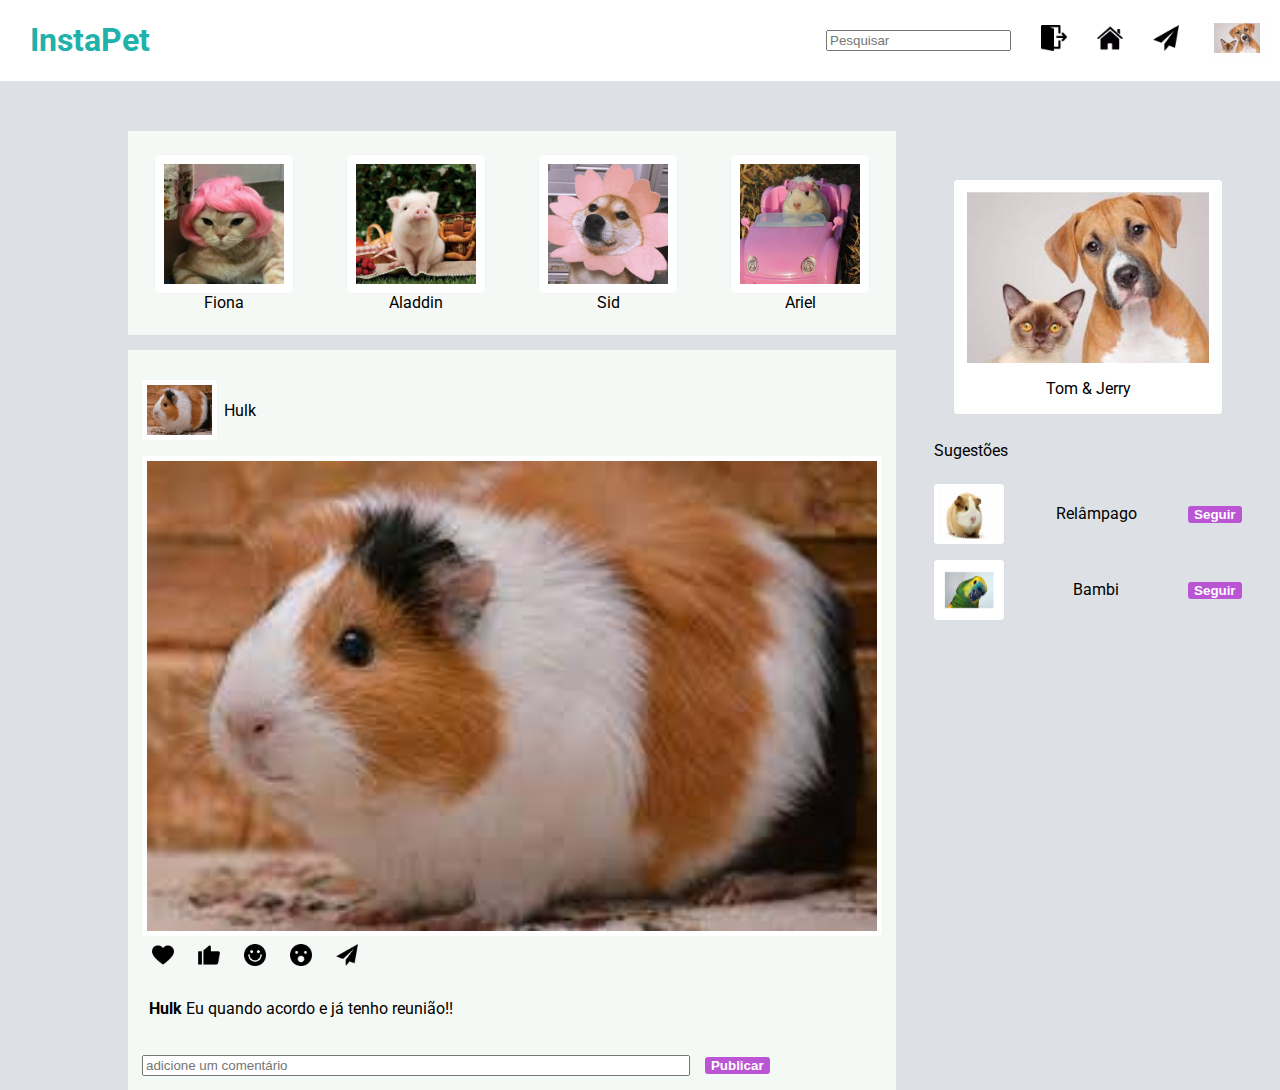
<file: index.html>
<!DOCTYPE html>
<html lang="en">
<head>
    <meta charset="UTF-8">
    <meta http-equiv="X-UA-Compatible" content="IE=edge">
    <meta name="viewport" content="width=device-width, initial-scale=1.0">
    <link rel="stylesheet" href="style/style.css">
    <title>Document</title>
</head>
<body>
    <header>
        <div>
            <h1>
            InstaPet
            </h1>
        </div>
        <div id="divnav">
            <input type="search" name="" id="" placeholder="Pesquisar">
            <a href="pet2/login.html"><img class="imgnavegacao" src="imagens/logout.png" alt=""></a>
            <a href="#"><img class="imgnavegacao" src="imagens/home.png" alt=""></a>
            <a href="#"><img class="imgnavegacao" src="imagens/send.png" alt=""></a>
            <a href="#"><img class="imgnavegacao2" src="imagens/perfil.jpg" alt=""></a>
        </div>
    </header>
    <main>
        <section id="sectionpublica">
            <div class="divd1">
                <p><img src="imagens/fiona.jpg" alt="">Fiona</p>
                <p><img src="imagens/aladdin.jpg" alt="">Aladdin</p>
                <p><img src="imagens/sid.jpg" alt="">Sid</p>
                <p><img src="imagens/ariel.jpg" alt="">Ariel</p>
            </div>
            <div class="divd2">
                <p class="divd2p1"><img src="imagens/hulk.jpg" alt="">Hulk</p>
                <div class="divid3"><img src="imagens/hulk.jpg" alt=></div>
                <div id="divinteracao">
                    <a href="#"><img src="imagens/coração.png" alt=""></a>
                    <a href="#"><img src="imagens/like.png" alt=""></a>
                    <a href="#"><img src="imagens/emoji2.png" alt=""></a>
                    <a href="#"><img src="imagens/emoji1.png" alt=""></a>
                    <a href="#"><img src="imagens/send.png" alt=""></a>
                </div>
                <p class="p1unico"><Strong>Hulk</Strong> Eu quando acordo e já tenho reunião!!</p>
                <div class="divid4">
                    <input class="inputn1" type="text" name="" id="" placeholder="adicione um comentário">
                    <a href="#"><input class="inputn2" type="button" value="Publicar"></a>
                </div>
            </div>
        </section>
        <section id="sectionn2">
            <div class="div1section2">
                <img class="imgperfil" src="imagens/perfil.jpg" alt="">
                <p>Tom & Jerry</p>
            </div>
            <p class="psection2">Sugestões</p>
            <div class="div2section2">
                <p><img src="imagens/relampago.jpg" alt="">Relâmpago<a href="#"><input class="inputnsection2" type="button" value="Seguir"></a></p>
                <p><img src="imagens/Bambi.jpg" alt="">Bambi<a href="#"><input class="inputnsection2" type="button" value="Seguir"></a></p>
            </div>
        </section>
    </main>
</body>
</html>
</file>
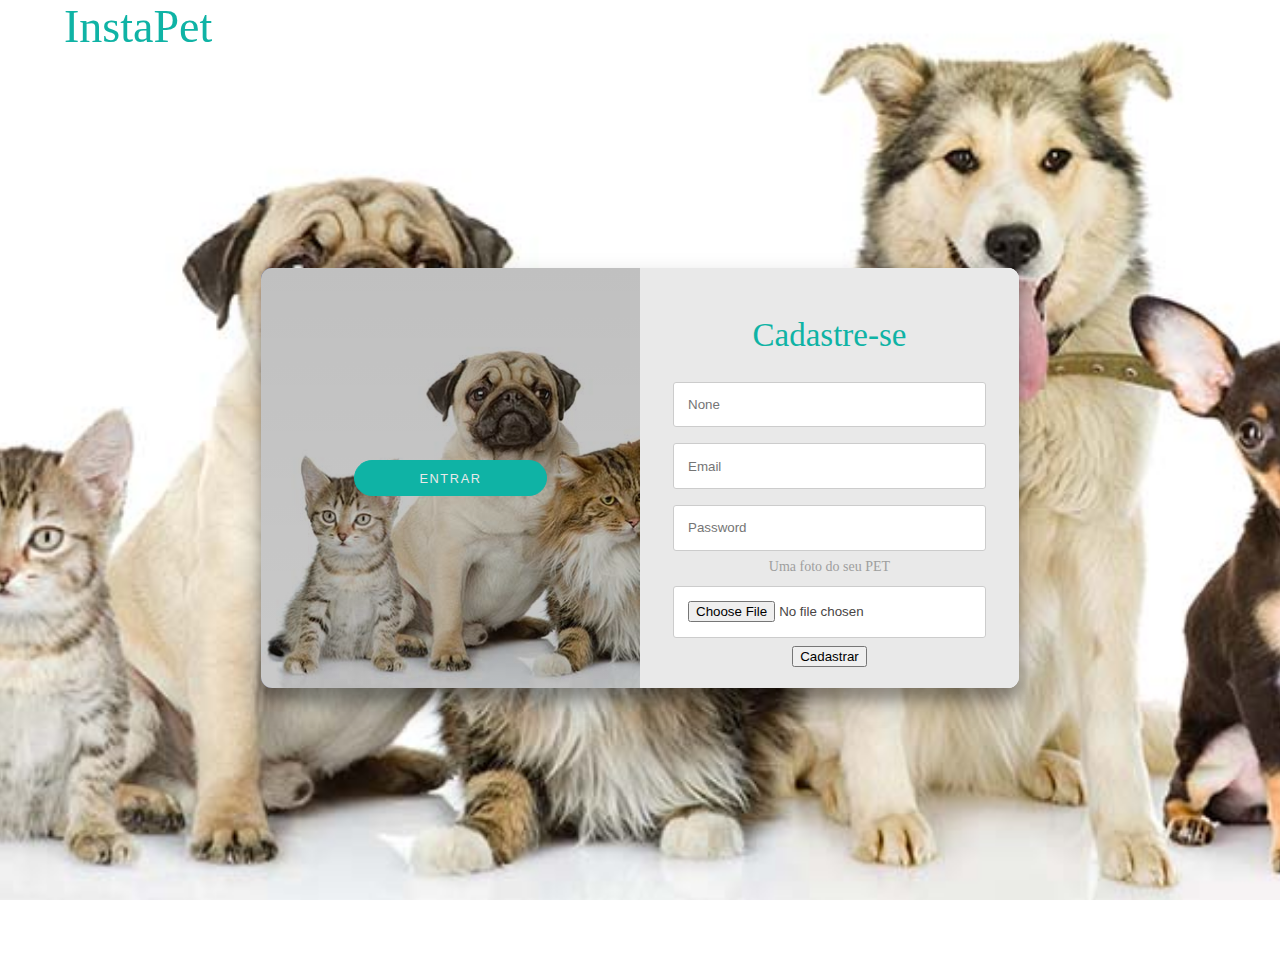
<file: pet2/login.html>
<!DOCTYPE html>
<html lang="pt-br">

<head>
  <meta charset="UTF-8">
  <meta http-equiv="X-UA-Compatible" content="ie=edge">
  <meta name="viewport" content="width=device-width,initial-scale=1.0">
  <link rel="shortcut icon" href="img/user.png">
  <title>InstaPet</title>
  <link rel="stylesheet" href="style.css">
</head>

<body>
  <header class="header">
      <div class="logo-text">InstaPet</div>
  </header>
  <div class="container right-panel-active">
    <!-- Cadastro -->
    <div class="container__form container--signup">
      <form action="#" class="form" id="form1">
        <h2 class="form__title">Cadastre-se</h2>
        <input type="text" placeholder="None" class="input" required/>
        <input type="email" placeholder="Email" class="input" required/>
        <input type="password" placeholder="Password" class="input" required>
        <span class="form__span">Uma foto do seu PET</span>
        <input type="file" placeholder="Foto do seu pet" class="input" required/>
        <input type="button" value="Cadastrar" onClick="Entrar()">
    </form>
    </div>

    <!-- Entrar -->
    <div class="container__form container--signin">
      <form action="#" class="form " id="form2">
        <h2 class="form__title">Bem vindo ao InstaPet</h2>
        <input type="email" placeholder="Email" class="input" required/>
        <input type="password" placeholder="Password" class="input" required/>
        <a href="../index.html" class="link">Esqueci a senha?</a>
        <form>
          <a href="../index.html">
              <input class="btn" type="button" value="Acessar">
          </a>
        </form>
      </form>
    </div>

    <!-- Overlay -->
    <div class="container__overlay">
      <div class="overlay">
        <div class="overlay__panel overlay--left">
          <button class="btn" id="signIn">Entrar</button>
        </div>
        <div class="overlay__panel overlay--right">
          <button class="btn" id="signUp">Cadastrar</button>
        </div>
      </div>
    </div>
  </div>
  <script src="script.js"></script>
</body>

</html>
</file>
<file: style/style.css>
@import url('https://fonts.googleapis.com/css2?family=Anaheim&family=Roboto&display=swap');
body{
    margin: 0;
    padding: 0;
    height: 100vh;
    font-family: 'Roboto', sans-serif;
    background-color: #dde1e5;
}

header{
    display: flex;
    justify-content: space-between;
    align-items: center;
    background: white;
}

header div h1{
    color: lightseagreen;
    padding-left: 30px;
}

#divnav{
    display: flex;
    align-items: center;
}

#divnav input{
    margin-right: 15px;
}

.imgnavegacao{
    width: 26px;
    height: 26px;
    margin: 0px 15px;
}

.imgnavegacao2{
    width: 46px;
    height: 30px;
    margin: 0px 15px;
    border-color: white;
    border-style: solid;
    border-width: thick;
    border-radius: 3px;
    box-shadow: 0px 0px 1px 0px rgb(0 0 0 / 15%);
}

main{
    background: #dde1e5;
    display: flex;
    width: 100%;
    padding-top: 50px;
    height: 100%;
}

#sectionpublica{
    width: 60%;
    margin-left: 10%;
}

.divd1{
    display: flex;
    justify-content: space-around;
    background: #f5f9f5;
    margin-bottom: 15px;
    width: 100%;
}

.divd1 p{
    display: flex;
    flex-direction: column;
    align-items: center;
    width: 25%;
    padding: 1%;
}

.divd1 p img{
    width: 68%;
    border-color: white;
    border-style: solid;
    border-width: 9px;
    border-radius: 3px;
    box-shadow: 0px 0px 1px 0px rgb(0 0 0 / 15%);
}

.divd2{
    background: #f5f9f5;
    padding: 14px;
}

.divd2p1{
    display: flex;
    align-items: center;
}

.divd2p1 img{
    width: 65px;
    height: 50px;
    margin-right: 7px;
    border-color: white;
    border-style: solid;
    border-width: thick;
    border-radius: 3px;
    box-shadow: 0px 0px 1px 0px rgb(0 0 0 / 15%);
}

.divid3{
    display: flex;
    justify-content: center;
}

.divid3 img{
    max-width: 100%;
    width: 1000px;
    border-color: white;
    border-style: solid;
    border-width: thick;
    border-radius: 3px;
    box-shadow: 0px 0px 1px 0px rgb(0 0 0 / 15%);
}

#divinteracao{
    margin-top: 8px;
}

#divinteracao img{
    width: 22px;
    height: 22px;
    margin: 0px 10px;
}

.imgperfil{
    width: 90%;
}

.div2section2 img{
    width: 60px;
    height: 50px;
    border-color: white;
    border-style: solid;
    border-width: thick;
    border-radius: 3px;
    box-shadow: 0px 0px 1px 0px rgb(0 0 0 / 15%);
}

.divid4{
    display: flex;
}

.inputn1{
    width: 73%;
    margin-right: 2%;
}

.p1unico{
    margin: 4% 0% 5% 1%;
}

.inputn2{
    background: mediumorchid;
    border: none;
    border-radius: 3px;
    font-weight: 700;
    color: white;
}

#sectionn2{
    width: 30%;
    padding-top: 30px;
}

.div1section2{
    display: flex;
    flex-direction: column;
    align-items: center;
    background: white;
    margin: 5% 15%;
    padding-top: 3%;
    border-radius: 3px;
    box-shadow: 0px 0px 1px 0px rgb(0 0 0 / 15%);
}

.psection2 {
    padding: 2% 0% 2% 10%;
}

.div2section2{
    width: 80%;
    margin-left: 10%;
}

.div2section2 p{
    display: flex;
    align-items: center;
    justify-content: space-between;
}

.inputnsection2{
    background: mediumorchid;
    border: none;
    border-radius: 3px;
    color: white;
    font-weight: 600;
}
</file>
<file: pet2/style.css>
:root {
    --white: #e9e9e9;
    --gray: #333;
    --blue: #0367a6;
    --lightblue: #008997;
    --button-radius: 0.7rem;
    --max-width: 758px;
    --max-height: 420px;

    font-size: 16px;
    font-family: -apple-system, BlinkMacSystemFont, "Segoe UI", Roboto, Oxygen,
        Ubuntu, Cantarell, "Open Sans", "Helvetica Neue", sans-serif;
}

body {
    padding: 20px;
    align-items: center;
    background-color: var(--white);
    background: url("img/background1.jpg");
    background-attachment: fixed;
    background-position: center;
    background-repeat: no-repeat;
    background-size: cover; 
    display: grid;
    height: 100vh;
    place-items: center;
}
.header {
    width: 90%;
    height: 10%;
    position: fixed;
    top: 0;
    z-index: 1;
}

.logo-text { 
    color: #0fb3a5;
    font-size: 46px;
    font-family: 'Berlin Sans FB';
   }

.form__title {
    font-weight: 300;
    margin-bottom: 1.25rem;
    font-size: 33px;
    font-family: 'Berlin Sans FB';
    color: #0fb3a5;
}

.form__span {
    font-weight: 100;
    margin-bottom: 0.20rem;
    font-size: 14px;
    font-family: 'Berlin Sans FB';
    color: #9e9e9e;
}

.link {
    color: var(--gray);
    font-size: 0.9rem;
    margin: 1.5rem 0;
    text-decoration: none;
}

.container {
    background-color: var(--white);
    border-radius: var(--button-radius);
    box-shadow: 0 0.9rem 1.7rem rgba(0, 0, 0, 0.25),
        0 0.7rem 0.7rem rgba(0, 0, 0, 0.22);
    height: var(--max-height);
    max-width: var(--max-width);
    overflow: hidden;
    position: relative;
    width: 100%;
}

.container__form {
    height: 100%;
    position: absolute;
    top: 0;
    transition: all 0.6s ease-in-out;
}

.container--signin {
    left: 0;
    width: 50%;
    z-index: 2;
}

.container.right-panel-active .container--signin {
    transform: translateX(100%);
}

.container--signup {
    left: 0;
    opacity: 0;
    width: 50%;
    z-index: 1;
}

.container.right-panel-active .container--signup {
    animation: show 0.6s;
    opacity: 1;
    transform: translateX(100%);
    z-index: 5;
}

.container__overlay {
    height: 100%;
    left: 50%;
    overflow: hidden;
    position: absolute;
    top: 0;
    transition: transform 0.6s ease-in-out;
    width: 50%;
    z-index: 100;
}

.container.right-panel-active .container__overlay {
    transform: translateX(-100%);
}

.overlay {
    background-color: rgb(2, 2, 54);
    background-image: linear-gradient(rgba(0, 0, 0, 0.247), rgba(0, 0, 0, 0.212)), url("img/background1.jpg");
    background-attachment: fixed;
    background-position: center;
    background-repeat: no-repeat;
    background-size: cover;
    height: 100%;
    left: -100%;
    position: relative;
    transform: translateX(0);
    transition: transform 0.6s ease-in-out;
    width: 200%;
}

.container.right-panel-active .overlay {
    transform: translateX(50%);
}

.overlay__panel {
    align-items: center;
    display: flex;
    flex-direction: column;
    height: 100%;
    justify-content: center;
    position: absolute;
    text-align: center;
    top: 0;
    transform: translateX(0);
    transition: transform 0.6s ease-in-out;
    width: 50%;
}

.overlay--left {
    transform: translateX(-20%);
}

.container.right-panel-active .overlay--left {
    transform: translateX(0);
}

.overlay--right {
    right: 0;
    transform: translateX(0);
}

.container.right-panel-active .overlay--right {
    transform: translateX(20%);
}

.btn {
    background-color: #0fb3a5;
    border-radius: 20px;
    border: 1px solid #0fb3a5;
    color: var(--white);
    cursor: pointer;
    font-size: 0.8rem;
    letter-spacing: 0.1rem;
    padding: 0.6rem 4rem;
    text-transform: uppercase;
    transition: transform 80ms ease-in;
    outline: none;
}

.form>.btn {
    margin-top: 0.3rem;
    outline: none;
}

.btn:active {
    transform: scale(0.95);
}

.form {
    background-color: var(--white);
    display: flex;
    align-items: center;
    justify-content: center;
    flex-direction: column;
    padding: 0 3rem;
    height: 100%;
    text-align: center;
}

.input {
    border-radius: 3px;
    background-color: #fff;
    border:1px solid #ccc;
    padding: 0.9rem 0.9rem;
    margin: 0.5rem 0;
    width: 100%;
    outline: none;
    transition:.3s ease-in-out;
    color: rgb(73, 69, 69);
}
.input:focus{
    border:1px solid #078bdd;
}
@keyframes show {
    0%,
    49.99% {
        opacity: 0;
        z-index: 1;
    }

    50%,
    100% {
        opacity: 1;
        z-index: 5;
    }
}

@media screen and (max-width:700px) {
    .btn {
        padding:0.9rem 1.8rem;
    }
}
@media screen and (max-width:400px) {
    .btn {
        padding:0.6rem 1rem;
    }
}
</file>
